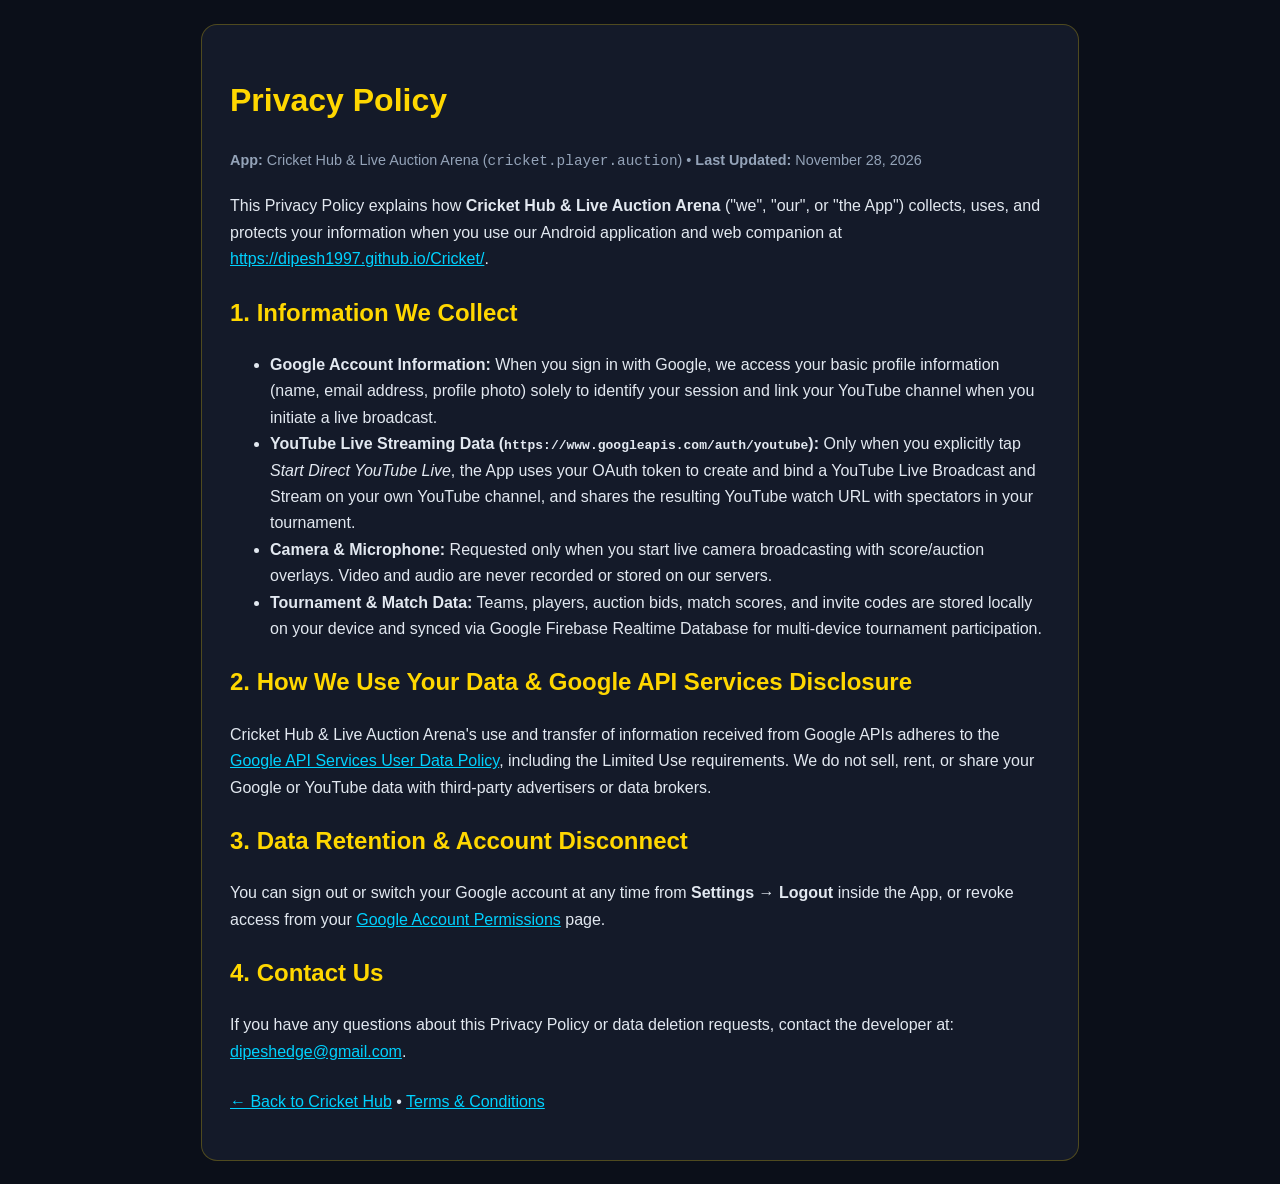
<file: privacy.html>
<!DOCTYPE html>
<html lang="en">
<head>
  <meta charset="UTF-8">
  <meta name="viewport" content="width=device-width, initial-scale=1.0">
  <title>Privacy Policy - Cricket Hub & Live Auction Arena</title>
  <style>
    body { font-family: -apple-system, BlinkMacSystemFont, 'Segoe UI', Roboto, sans-serif; background: #0B0F19; color: #E2E8F0; line-height: 1.65; margin: 0; padding: 24px; }
    .wrap { max-width: 820px; margin: 0 auto; background: #141A29; border: 1px solid rgba(255,215,0,0.25); border-radius: 16px; padding: 28px; }
    h1, h2 { color: #FFD700; }
    a { color: #00D2FF; }
    .meta { color: #94A3B8; font-size: 0.9rem; margin-bottom: 20px; }
  </style>
</head>
<body>
  <div class="wrap">
    <h1>Privacy Policy</h1>
    <p class="meta"><strong>App:</strong> Cricket Hub &amp; Live Auction Arena (<code>cricket.player.auction</code>) &bull; <strong>Last Updated:</strong> November 28, 2026</p>

    <p>This Privacy Policy explains how <strong>Cricket Hub &amp; Live Auction Arena</strong> ("we", "our", or "the App") collects, uses, and protects your information when you use our Android application and web companion at <a href="https://dipesh1997.github.io/Cricket/">https://dipesh1997.github.io/Cricket/</a>.</p>

    <h2>1. Information We Collect</h2>
    <ul>
      <li><strong>Google Account Information:</strong> When you sign in with Google, we access your basic profile information (name, email address, profile photo) solely to identify your session and link your YouTube channel when you initiate a live broadcast.</li>
      <li><strong>YouTube Live Streaming Data (<code>https://www.googleapis.com/auth/youtube</code>):</strong> Only when you explicitly tap <em>Start Direct YouTube Live</em>, the App uses your OAuth token to create and bind a YouTube Live Broadcast and Stream on your own YouTube channel, and shares the resulting YouTube watch URL with spectators in your tournament.</li>
      <li><strong>Camera &amp; Microphone:</strong> Requested only when you start live camera broadcasting with score/auction overlays. Video and audio are never recorded or stored on our servers.</li>
      <li><strong>Tournament &amp; Match Data:</strong> Teams, players, auction bids, match scores, and invite codes are stored locally on your device and synced via Google Firebase Realtime Database for multi-device tournament participation.</li>
    </ul>

    <h2>2. How We Use Your Data &amp; Google API Services Disclosure</h2>
    <p>Cricket Hub &amp; Live Auction Arena's use and transfer of information received from Google APIs adheres to the <a href="https://developers.google.com/terms/api-services-user-data-policy" target="_blank" rel="noopener">Google API Services User Data Policy</a>, including the Limited Use requirements. We do not sell, rent, or share your Google or YouTube data with third-party advertisers or data brokers.</p>

    <h2>3. Data Retention &amp; Account Disconnect</h2>
    <p>You can sign out or switch your Google account at any time from <strong>Settings &rarr; Logout</strong> inside the App, or revoke access from your <a href="https://myaccount.google.com/permissions" target="_blank" rel="noopener">Google Account Permissions</a> page.</p>

    <h2>4. Contact Us</h2>
    <p>If you have any questions about this Privacy Policy or data deletion requests, contact the developer at: <a href="mailto:dipeshedge@gmail.com">dipeshedge@gmail.com</a>.</p>

    <p style="margin-top: 24px;"><a href="./index.html">&larr; Back to Cricket Hub</a> &bull; <a href="./terms.html">Terms &amp; Conditions</a></p>
  </div>
</body>
</html>
</file>
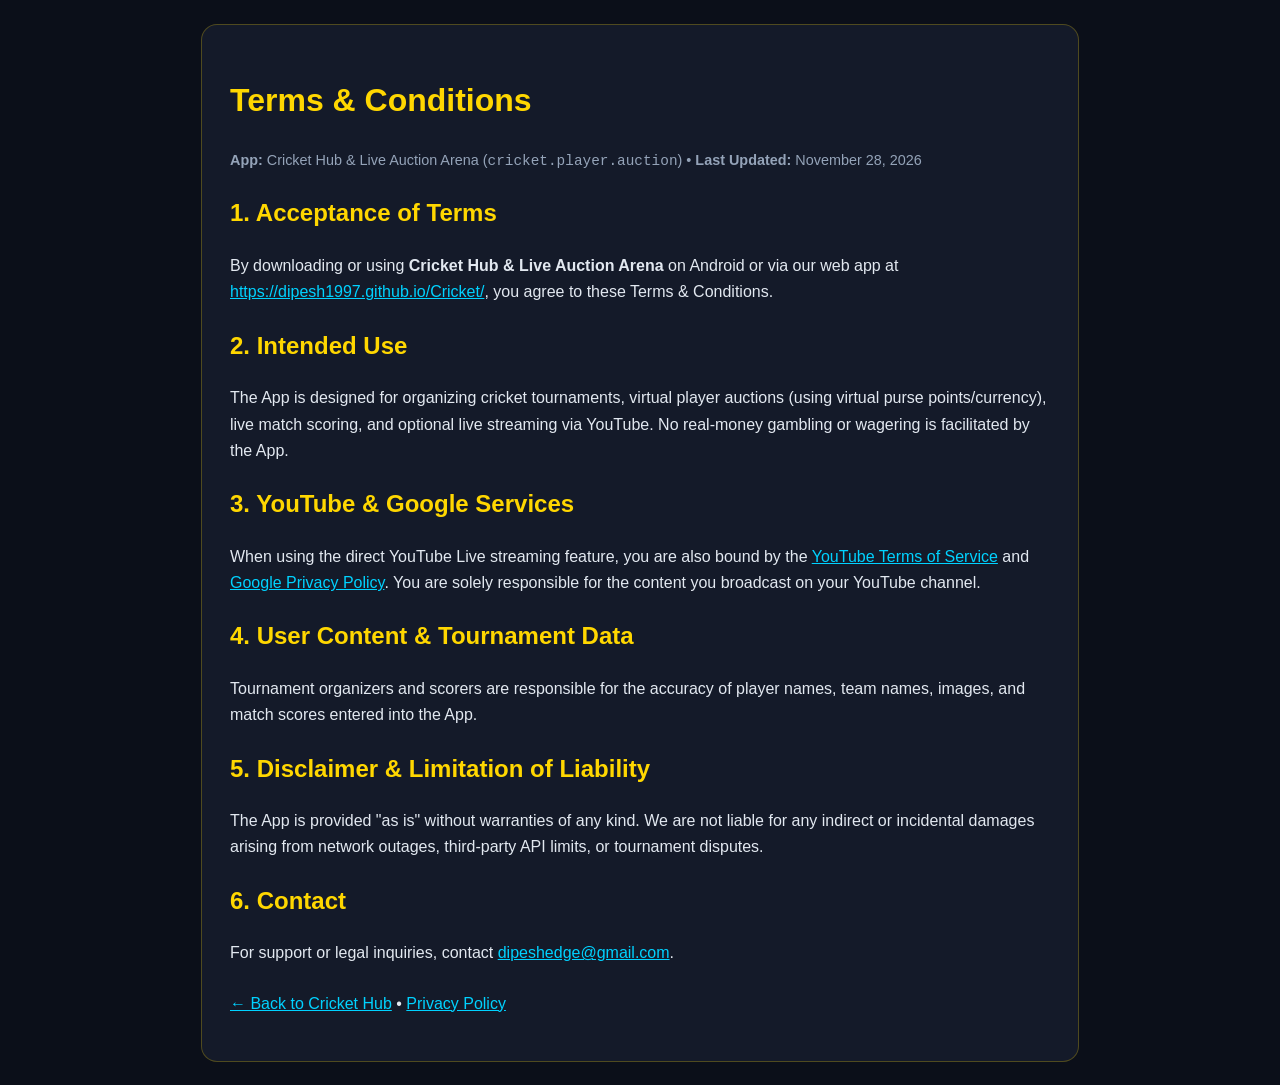
<file: terms.html>
<!DOCTYPE html>
<html lang="en">
<head>
  <meta charset="UTF-8">
  <meta name="viewport" content="width=device-width, initial-scale=1.0">
  <title>Terms & Conditions - Cricket Hub & Live Auction Arena</title>
  <style>
    body { font-family: -apple-system, BlinkMacSystemFont, 'Segoe UI', Roboto, sans-serif; background: #0B0F19; color: #E2E8F0; line-height: 1.65; margin: 0; padding: 24px; }
    .wrap { max-width: 820px; margin: 0 auto; background: #141A29; border: 1px solid rgba(255,215,0,0.25); border-radius: 16px; padding: 28px; }
    h1, h2 { color: #FFD700; }
    a { color: #00D2FF; }
    .meta { color: #94A3B8; font-size: 0.9rem; margin-bottom: 20px; }
  </style>
</head>
<body>
  <div class="wrap">
    <h1>Terms &amp; Conditions</h1>
    <p class="meta"><strong>App:</strong> Cricket Hub &amp; Live Auction Arena (<code>cricket.player.auction</code>) &bull; <strong>Last Updated:</strong> November 28, 2026</p>

    <h2>1. Acceptance of Terms</h2>
    <p>By downloading or using <strong>Cricket Hub &amp; Live Auction Arena</strong> on Android or via our web app at <a href="https://dipesh1997.github.io/Cricket/">https://dipesh1997.github.io/Cricket/</a>, you agree to these Terms &amp; Conditions.</p>

    <h2>2. Intended Use</h2>
    <p>The App is designed for organizing cricket tournaments, virtual player auctions (using virtual purse points/currency), live match scoring, and optional live streaming via YouTube. No real-money gambling or wagering is facilitated by the App.</p>

    <h2>3. YouTube &amp; Google Services</h2>
    <p>When using the direct YouTube Live streaming feature, you are also bound by the <a href="https://www.youtube.com/t/terms" target="_blank" rel="noopener">YouTube Terms of Service</a> and <a href="https://policies.google.com/privacy" target="_blank" rel="noopener">Google Privacy Policy</a>. You are solely responsible for the content you broadcast on your YouTube channel.</p>

    <h2>4. User Content &amp; Tournament Data</h2>
    <p>Tournament organizers and scorers are responsible for the accuracy of player names, team names, images, and match scores entered into the App.</p>

    <h2>5. Disclaimer &amp; Limitation of Liability</h2>
    <p>The App is provided "as is" without warranties of any kind. We are not liable for any indirect or incidental damages arising from network outages, third-party API limits, or tournament disputes.</p>

    <h2>6. Contact</h2>
    <p>For support or legal inquiries, contact <a href="mailto:dipeshedge@gmail.com">dipeshedge@gmail.com</a>.</p>

    <p style="margin-top: 24px;"><a href="./index.html">&larr; Back to Cricket Hub</a> &bull; <a href="./privacy.html">Privacy Policy</a></p>
  </div>
</body>
</html>
</file>
